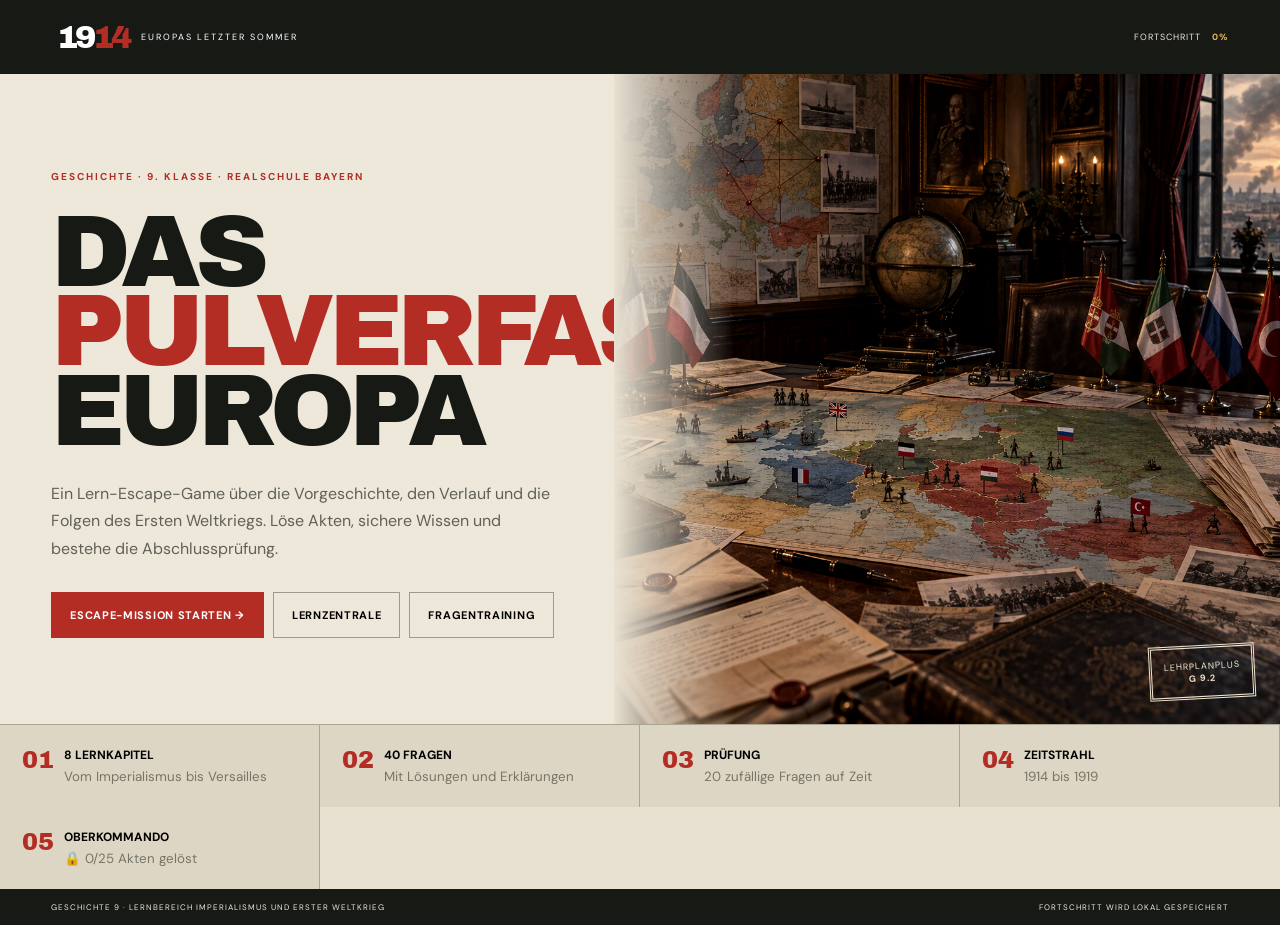
<file: index.html>
<!doctype html><html lang="de"><head><meta charset="utf-8"><meta name="viewport" content="width=device-width,initial-scale=1"><title>1914: Europas letzter Sommer</title><link rel="stylesheet" href="style.css"></head><body><div id="app"><header><button class="logo" onclick="show('home')"><b>19<span>14</span></b><small>EUROPAS LETZTER SOMMER</small></button><div class="xp">FORTSCHRITT <strong id="xp">0%</strong></div></header><main>
<section id="home" class="page active"><div class="hero"><div class="copy"><label>GESCHICHTE · 9. KLASSE · REALSCHULE BAYERN</label><h1>DAS<br><i>PULVERFASS</i><br>EUROPA</h1><p>Ein Lern-Escape-Game über die Vorgeschichte, den Verlauf und die Folgen des Ersten Weltkriegs. Löse Akten, sichere Wissen und bestehe die Abschlussprüfung.</p><div class="buttons"><button class="primary" onclick="startEscape()">ESCAPE-MISSION STARTEN →</button><button onclick="show('learn')">LERNZENTRALE</button><button onclick="startQuiz('training')">FRAGENTRAINING</button></div></div><div class="cover"><img src="assets/europa1914.png"><div class="stamp">LEHRPLANPLUS<br><b>G 9.2</b></div></div></div><div class="cards"><button onclick="show('learn')"><b>01</b><span>8 LERNKAPITEL</span><small>Vom Imperialismus bis Versailles</small></button><button onclick="startQuiz('training')"><b>02</b><span>40 FRAGEN</span><small>Mit Lösungen und Erklärungen</small></button><button onclick="startQuiz('exam')"><b>03</b><span>PRÜFUNG</span><small>20 zufällige Fragen auf Zeit</small></button><button onclick="show('timeline')"><b>04</b><span>ZEITSTRAHL</span><small>1914 bis 1919</small></button><button id="simulationCard" onclick="openSimulation()"><b>05</b><span>OBERKOMMANDO</span><small id="simulationStatus">🔒 Erst 25 Akten lösen</small></button></div></section>
<section id="learn" class="page"><nav><button onclick="show('home')">← START</button><h2>Lernzentrale</h2></nav><div id="chapters" class="chapters"></div></section>
<section id="timeline" class="page"><nav><button onclick="show('home')">← START</button><h2>Zeitstrahl</h2></nav><div class="timeline" id="tl"></div></section>
<section id="quiz" class="page"><nav><button onclick="show('home')">× BEENDEN</button><div><span id="mode"></span><b id="counter"></b></div></nav><div class="quizbox"><div class="qtop"><span id="category"></span><span id="score"></span></div><div class="qbar"><i id="qbar"></i></div><h2 id="question"></h2><div id="answers"></div><div id="explain"></div><button id="next" class="primary" onclick="nextQ()">NÄCHSTE FRAGE →</button></div></section>
<section id="escape" class="page"><nav><button onclick="show('home')">× MISSION</button><div>AKTE <b id="caseNo">1/6</b></div></nav><div class="case"><div class="scene"><img id="caseImg"><div class="caseTag" id="caseTag"></div></div><div class="casework"><label>GEHEIMAKTE</label><h2 id="caseTitle"></h2><p id="caseText"></p><div id="caseTask"></div><div id="caseFeedback"></div></div></div></section>
<section id="result" class="page result"><div><label>AUSWERTUNG</label><h1 id="resultTitle"></h1><p id="resultText"></p><div id="resultScore"></div><button class="primary" onclick="show('home')">ZUR ZENTRALE</button></div></section>
</main><footer><span>GESCHICHTE 9 · LERNBEREICH IMPERIALISMUS UND ERSTER WELTKRIEG</span><span>FORTSCHRITT WIRD LOKAL GESPEICHERT</span></footer></div><script>const QUESTIONS=[{"cat": "Pulverfass Europa", "q": "Welche Entwicklung verschärfte die Spannungen vor 1914?", "o": ["Abrüstung aller Großmächte", "Wettrüsten und Nationalismus", "Auflösung aller Kolonien", "Ein europäischer Bundesstaat"], "a": 1, "e": "Wettrüsten, Nationalismus, Imperialismus und Bündnisse erhöhten das Konfliktrisiko."}, {"cat": "Pulverfass Europa", "q": "Was bedeutet Militarismus?", "o": ["Starker Einfluss militärischer Denkweisen", "Ablehnung jeder Armee", "Herrschaft der Bauern", "Freier Welthandel"], "a": 0, "e": "Militär und militärische Werte prägten Politik und Gesellschaft stark."}, {"cat": "Bündnisse", "q": "Welche Staaten gehörten 1914 zur Triple Entente?", "o": ["Deutsches Reich, Österreich-Ungarn, Italien", "Frankreich, Russland, Großbritannien", "USA, Frankreich, Osmanisches Reich", "Russland, Serbien, Italien"], "a": 1, "e": "Die Triple Entente verband Frankreich, Russland und Großbritannien."}, {"cat": "Bündnisse", "q": "Welche Mächte bildeten zu Kriegsbeginn die Mittelmächte?", "o": ["Deutschland und Österreich-Ungarn", "Frankreich und Russland", "Großbritannien und Belgien", "Serbien und Italien"], "a": 0, "e": "Zunächst standen Deutsches Reich und Österreich-Ungarn als Mittelmächte zusammen."}, {"cat": "Bündnisse", "q": "Warum war das Bündnissystem gefährlich?", "o": ["Ein lokaler Konflikt konnte weitere Staaten hineinziehen", "Es verbot Mobilmachungen", "Es beseitigte Rivalitäten", "Es beendete das Wettrüsten"], "a": 0, "e": "Beistandserwartungen und Mobilmachungspläne konnten eine Krise ausweiten."}, {"cat": "Imperialismus", "q": "Was bezeichnet Imperialismus?", "o": ["Streben nach politischer und wirtschaftlicher Macht über andere Gebiete", "Friedliche Einigung Europas", "Abschaffung von Kolonien", "Nur den Bau von Eisenbahnen"], "a": 0, "e": "Imperialismus bezeichnet Ausdehnung von Herrschaft, Einfluss und wirtschaftlicher Kontrolle."}, {"cat": "Imperialismus", "q": "Welche Folge hatte die Konkurrenz um Kolonien?", "o": ["Weniger Spannungen", "Zusätzliche Konflikte zwischen Großmächten", "Ende des Nationalismus", "Sofortige Unabhängigkeit Afrikas"], "a": 1, "e": "Koloniale Rivalitäten verschärften das Misstrauen zwischen europäischen Mächten."}, {"cat": "Balkankrisen", "q": "Warum galt der Balkan als Krisenregion?", "o": ["Dort trafen Nationalbewegungen und Großmachtinteressen aufeinander", "Dort gab es keine Staaten", "Alle Gebiete gehörten Frankreich", "Die Region war bündnisfrei"], "a": 0, "e": "Nationalismus, der Zerfall osmanischer Herrschaft und Interessen Österreich-Ungarns sowie Russlands trafen aufeinander."}, {"cat": "Sarajevo", "q": "Wer wurde am 28. Juni 1914 in Sarajevo ermordet?", "o": ["Wilhelm II.", "Franz Ferdinand", "Nikolaus II.", "Otto von Bismarck"], "a": 1, "e": "Der österreichisch-ungarische Thronfolger Franz Ferdinand und Sophie wurden ermordet."}, {"cat": "Sarajevo", "q": "Wer war der Attentäter von Sarajevo?", "o": ["Gavrilo Princip", "Woodrow Wilson", "Georges Clemenceau", "Paul von Hindenburg"], "a": 0, "e": "Gavrilo Princip war ein bosnisch-serbischer Nationalist."}, {"cat": "Julikrise", "q": "Was war der „Blankoscheck“?", "o": ["Deutsche Unterstützung für Österreich-Ungarn", "Ein Friedensvertrag", "Ein britischer Kredit", "Die russische Kapitulation"], "a": 0, "e": "Die deutsche Führung sagte Österreich-Ungarn weitreichende Unterstützung zu."}, {"cat": "Julikrise", "q": "An welchen Staat richtete Österreich-Ungarn ein Ultimatum?", "o": ["Belgien", "Serbien", "Frankreich", "Italien"], "a": 1, "e": "Das Ultimatum an Serbien enthielt sehr weitgehende Forderungen."}, {"cat": "Julikrise", "q": "Was geschah am 28. Juli 1914?", "o": ["Österreich-Ungarn erklärte Serbien den Krieg", "Der Waffenstillstand begann", "Die USA traten ein", "Deutschland kapitulierte"], "a": 0, "e": "Damit begann aus der Julikrise ein Krieg, der sich rasch ausweitete."}, {"cat": "Kriegsbeginn", "q": "Warum marschierte Deutschland durch Belgien?", "o": ["Um Frankreich nach dem Schlieffenplan schnell anzugreifen", "Um Russland zu helfen", "Um Italien zu besetzen", "Um Belgien zu verteidigen"], "a": 0, "e": "Der Plan sah einen schnellen Angriff im Westen über das neutrale Belgien vor."}, {"cat": "Kriegsbeginn", "q": "Welche Folge hatte die Verletzung belgischer Neutralität?", "o": ["Großbritannien trat in den Krieg ein", "Russland verließ den Krieg", "Italien griff Frankreich an", "Der Krieg endete"], "a": 0, "e": "Großbritannien erklärte Deutschland am 4. August 1914 den Krieg."}, {"cat": "Kriegsverlauf", "q": "Warum scheiterte der schnelle deutsche Sieg im Westen?", "o": ["Der Vormarsch wurde an der Marne gestoppt", "Belgien wechselte die Seite", "Russland kapitulierte sofort", "Es gab keine Eisenbahnen"], "a": 0, "e": "Nach der Marneschlacht 1914 erstarrte die Westfront zunehmend."}, {"cat": "Kriegsverlauf", "q": "Was kennzeichnete den Stellungskrieg?", "o": ["Schützengräben und geringe Geländegewinne", "Nur Seeschlachten", "Kämpfe ohne Artillerie", "Schnelle tägliche Frontverschiebungen"], "a": 0, "e": "Verteidigungsanlagen, Maschinengewehre und Artillerie begünstigten die Defensive."}, {"cat": "Kriegsverlauf", "q": "Welche Schlacht wurde 1916 zum Symbol der Materialschlacht?", "o": ["Verdun", "Waterloo", "Leipzig", "Sedan 1870"], "a": 0, "e": "Verdun steht für monatelange Kämpfe und sehr hohe Verluste."}, {"cat": "Moderner Krieg", "q": "Welche Waffe wurde im Ersten Weltkrieg erstmals in großem Umfang eingesetzt?", "o": ["Giftgas", "Langbogen", "Katapult", "Armbrust"], "a": 0, "e": "Giftgas gehörte neben Maschinengewehren, schwerer Artillerie, U-Booten und Panzern zum modernen industrialisierten Krieg."}, {"cat": "Moderner Krieg", "q": "Was bedeutet „Materialschlacht“?", "o": ["Massiver Einsatz von Menschen, Munition und Technik", "Ein unblutiger Wettkampf", "Nur Kavalleriekämpfe", "Handel mit Rohstoffen"], "a": 0, "e": "Der Gegner sollte durch überlegenen Ressourcen- und Waffeneinsatz zermürbt werden."}, {"cat": "Heimatfront", "q": "Was beschreibt der Begriff Heimatfront?", "o": ["Einbindung der Zivilbevölkerung in die Kriegsanstrengung", "Eine Front nur in Bayern", "Urlaub der Soldaten", "Ein neutrales Gebiet"], "a": 0, "e": "Produktion, Versorgung, Propaganda und Entbehrungen machten den Krieg auch im Alltag spürbar."}, {"cat": "Heimatfront", "q": "Warum kam es im Deutschen Reich zu Versorgungsproblemen?", "o": ["Seeblockade, Rohstoffmangel und Arbeitskräftemangel", "Zu hohe Ernten", "Keine Mobilmachung", "Zu viel Import"], "a": 0, "e": "Die britische Blockade und die Kriegswirtschaft verschärften Lebensmittel- und Rohstoffmangel."}, {"cat": "Propaganda", "q": "Was ist ein Ziel von Kriegspropaganda?", "o": ["Meinungen lenken und Durchhaltewillen stärken", "Neutral informieren", "Alle Quellen offenlegen", "Den Gegner differenziert darstellen"], "a": 0, "e": "Propaganda vereinfacht, emotionalisiert und verfolgt eine politische Absicht."}, {"cat": "Quellenarbeit", "q": "Welche Frage gehört zur Quellenkritik?", "o": ["Wer schuf die Quelle, wann und mit welcher Absicht?", "Ist die Schrift hübsch?", "Wie teuer war das Papier?", "Passt die Quelle zur Lieblingsmeinung?"], "a": 0, "e": "Urheber, Zeit, Adressat, Quellenart, Kontext und Absicht sind zentral."}, {"cat": "1917", "q": "Warum traten die USA 1917 in den Krieg ein?", "o": ["Unter anderem wegen des uneingeschränkten U-Boot-Kriegs", "Wegen der Besetzung Washingtons", "Zur Unterstützung Österreich-Ungarns", "Wegen des Attentats von Sarajevo"], "a": 0, "e": "Der uneingeschränkte U-Boot-Krieg gefährdete auch US-Schiffe und Interessen."}, {"cat": "1917", "q": "Welche Folge hatte die Russische Revolution für den Krieg?", "o": ["Russland schied später aus dem Krieg aus", "Russland besetzte Paris", "Die USA traten aus", "Italien wurde neutral"], "a": 0, "e": "Mit dem Frieden von Brest-Litowsk 1918 endete der Krieg im Osten."}, {"cat": "Kriegsende", "q": "Was führte 1918 zum militärischen Zusammenbruch der Mittelmächte?", "o": ["Erschöpfung, Versorgungskrise und Überlegenheit der Gegner", "Ein plötzlicher Vulkanausbruch", "Nur schlechtes Wetter", "Die Auflösung Frankreichs"], "a": 0, "e": "Die Ressourcenlage, frische US-Truppen und gescheiterte Offensiven verschlechterten die Lage."}, {"cat": "Kriegsende", "q": "Wann trat der Waffenstillstand in Kraft?", "o": ["11. November 1918", "28. Juni 1914", "1. September 1939", "9. November 1918 um Mitternacht"], "a": 0, "e": "Am 11. November 1918 endeten die Kampfhandlungen an der Westfront."}, {"cat": "Kriegsende", "q": "Was geschah am 9. November 1918 im Deutschen Reich?", "o": ["Republik wurde ausgerufen, Wilhelm II. dankte ab", "Der Krieg begann", "Versailles wurde unterzeichnet", "Der Kaiser gewann neue Macht"], "a": 0, "e": "Die Novemberrevolution führte zum Ende der Monarchie."}, {"cat": "Versailles", "q": "Welche Bestimmung gehörte zum Versailler Vertrag?", "o": ["Gebietsverluste, Abrüstung und Reparationen", "Deutschland erhielt neue Kolonien", "Deutschland durfte unbegrenzt aufrüsten", "Österreich-Ungarn wurde wiederhergestellt"], "a": 0, "e": "Deutschland musste Gebiete abtreten, abrüsten und Reparationspflichten akzeptieren."}, {"cat": "Versailles", "q": "Was regelte Artikel 231 besonders?", "o": ["Verantwortung Deutschlands und seiner Verbündeten als Grundlage für Schäden", "Gründung der NATO", "Wahl des Kaisers", "Beitritt Deutschlands zum Völkerbund"], "a": 0, "e": "Der Artikel wurde in Deutschland als Kriegsschuldartikel wahrgenommen."}, {"cat": "Folgen", "q": "Warum gilt der Erste Weltkrieg als „Urkatastrophe des 20. Jahrhunderts“?", "o": ["Er schuf tiefgreifende politische und gesellschaftliche Folgewirkungen", "Er war der erste Krieg überhaupt", "Er fand nur in Europa statt", "Er dauerte 100 Jahre"], "a": 0, "e": "Millionen Tote, Revolutionen, neue Grenzen und ungelöste Konflikte prägten die weitere Geschichte."}, {"cat": "Chronologie", "q": "Welche Reihenfolge ist richtig?", "o": ["Sarajevo – Julikrise – Kriegserklärungen – Stellungskrieg", "Stellungskrieg – Sarajevo – Julikrise – Waffenstillstand", "Versailles – Sarajevo – Verdun – Julikrise", "USA-Eintritt – Sarajevo – Marne – Julikrise"], "a": 0, "e": "Attentat, diplomatische Eskalation, Kriegsausweitung und dann Stellungskrieg."}, {"cat": "Begriffe", "q": "Was bedeutet Mobilmachung?", "o": ["Armee wird für den Krieg einsatzbereit gemacht", "Friedensdemonstration", "Auflösung der Armee", "Bau ziviler Autos"], "a": 0, "e": "Reservisten, Material und Transport werden nach Plänen für den Krieg aktiviert."}, {"cat": "Begriffe", "q": "Was bedeutet Nationalismus in übersteigerter Form?", "o": ["Die eigene Nation wird anderen übergeordnet", "Interesse an regionaler Küche", "Ablehnung von Staaten", "Nur demokratische Zusammenarbeit"], "a": 0, "e": "Übersteigerter Nationalismus wertet andere Nationen ab und verschärft Konflikte."}, {"cat": "Transfer", "q": "Welche Aussage erklärt den Kriegsausbruch am besten?", "o": ["Viele langfristige Ursachen trafen auf Entscheidungen in der Julikrise", "Nur das Attentat war verantwortlich", "Der Krieg entstand zufällig ohne Vorgeschichte", "Nur ein Staat hatte keinerlei Handlungsspielraum"], "a": 0, "e": "Zwischen langfristigen Strukturen, dem Anlass und konkreten Entscheidungen muss unterschieden werden."}, {"cat": "Transfer", "q": "Was ist der Unterschied zwischen Anlass und Ursache?", "o": ["Anlass löst unmittelbar aus, Ursachen wirken längerfristig", "Es gibt keinen Unterschied", "Ursache kommt immer nach dem Ereignis", "Anlass ist immer wichtiger"], "a": 0, "e": "Sarajevo war der Anlass; Nationalismus, Bündnisse, Imperialismus und Wettrüsten waren wichtige Ursachen."}, {"cat": "Transfer", "q": "Warum ist die Frage nach Verantwortung komplex?", "o": ["Mehrere Regierungen trafen eskalierende Entscheidungen mit unterschiedlich großem Anteil", "Es existieren keine Quellen", "Alle Staaten handelten identisch", "Nur Soldaten entschieden"], "a": 0, "e": "Historische Urteile müssen Handlungsoptionen, Ziele und Entscheidungen mehrerer Akteure abwägen."}, {"cat": "Bayern", "q": "Zu welchem Staat gehörte Bayern 1914?", "o": ["Zum Deutschen Kaiserreich", "Zu Österreich-Ungarn", "Zu Frankreich", "Zum Russischen Reich"], "a": 0, "e": "Bayern war seit 1871 ein Bundesstaat im Deutschen Kaiserreich und behielt bestimmte Reservatrechte."}, {"cat": "Prüfung", "q": "Welche Antwort ist ein gutes Sachurteil?", "o": ["Eine belegte Bewertung nach nachvollziehbaren Kriterien", "Eine unbegründete Meinung", "Nur ein Datum", "Eine erfundene Geschichte"], "a": 0, "e": "Ein Sachurteil stützt sich auf Fakten, Kriterien und historische Zusammenhänge."}];</script><script src="data/escape-cases.js"></script><script src="data/quiz-info.js"></script><script src="extra_questions.js"></script><script src="game.js"></script></body></html>
</file>
<file: style.css>
@import url('https://fonts.googleapis.com/css2?family=Archivo+Black&family=DM+Sans:wght@400;600;700&display=swap');:root{--ink:#171915;--paper:#e8e1d2;--red:#b32d25;--gold:#c39a50;--muted:#777568}*{box-sizing:border-box}body{margin:0;background:#12130f;color:var(--ink);font-family:'DM Sans',Arial,sans-serif}button{font:inherit;cursor:pointer}#app{max-width:1500px;margin:auto;min-height:100vh;background:var(--paper);display:grid;grid-template-rows:74px 1fr 36px}header,footer{display:flex;align-items:center;justify-content:space-between;padding:0 4vw;background:#171915;color:#eee8d9}.logo{display:flex;align-items:center;gap:12px;background:none;border:0;color:white;text-align:left}.logo b{font:32px 'Archivo Black';letter-spacing:-3px}.logo b span{color:var(--red)}.logo small{font-size:9px;letter-spacing:2px}.xp{font-size:9px;letter-spacing:1px}.xp strong{color:#e9b759;margin-left:8px}.page{display:none;min-height:calc(100vh - 110px)}.page.active{display:block}.hero{display:grid;grid-template-columns:48% 52%;min-height:650px}.copy{padding:7vw 4vw 4vw;position:relative;background:linear-gradient(#eee8daee,#eee8daee),repeating-linear-gradient(0deg,transparent,transparent 29px,#0001 30px)}label{font-size:10px;font-weight:700;letter-spacing:2px;color:var(--red)}h1{font:clamp(62px,8vw,125px)/.78 'Archivo Black';letter-spacing:-6px;margin:28px 0}.copy h1 i{font-style:normal;color:var(--red)}.copy p{max-width:610px;line-height:1.7;color:#5f6058}.buttons{display:flex;gap:9px;flex-wrap:wrap;margin-top:30px}.buttons button,.primary{padding:15px 18px;border:1px solid #9f9b8c;background:transparent;font-size:11px;font-weight:700;letter-spacing:.7px}.primary{background:var(--red)!important;color:white;border-color:var(--red)!important}.cover{position:relative;overflow:hidden}.cover img,.scene img{width:100%;height:100%;object-fit:cover;filter:saturate(.72) contrast(1.08)}.cover:after{content:'';position:absolute;inset:0;background:linear-gradient(90deg,var(--paper),transparent 18%)}.stamp{position:absolute;z-index:2;right:25px;bottom:25px;border:3px double #efe5d0;padding:12px;color:#efe5d0;transform:rotate(-3deg);font-size:9px;text-align:center;letter-spacing:1px}.cards{display:grid;grid-template-columns:repeat(4,1fr);border-top:1px solid #aaa694}.cards button{border:0;border-right:1px solid #aaa694;background:#ded6c5;padding:22px;text-align:left;display:grid;grid-template-columns:42px 1fr}.cards b{font:24px 'Archivo Black';color:var(--red);grid-row:1/3}.cards span{font-weight:bold;font-size:12px}.cards small{color:#777568;margin-top:5px}nav{height:76px;padding:0 4vw;display:flex;align-items:center;justify-content:space-between;border-bottom:1px solid #b8b09e}nav button{border:0;background:none;font-size:10px;letter-spacing:1px}nav h2{font:28px 'Archivo Black';text-transform:uppercase}.chapters{padding:30px 4vw;display:grid;grid-template-columns:repeat(2,1fr);gap:18px}.chapter{background:#f2ecdf;border:1px solid #bdb5a3;padding:25px}.chapter h3{font:25px 'Archivo Black';margin:8px 0}.chapter p,.chapter li{font-size:13px;line-height:1.65;color:#55574f}.chapter details{border-top:1px solid #ccc3b1;padding-top:12px}.chapter summary{cursor:pointer;font-weight:bold;font-size:11px;color:var(--red)}.timeline{padding:55px 8vw;position:relative}.event{display:grid;grid-template-columns:110px 1fr;border-left:3px solid var(--red);padding:0 0 35px 30px}.event b{font:24px 'Archivo Black';color:var(--red)}.event h3{margin:2px 0 7px}.event p{margin:0;color:#62645b;line-height:1.6}.quizbox{max-width:850px;margin:60px auto;padding:0 25px}.qtop{display:flex;justify-content:space-between;color:var(--red);font-size:10px;font-weight:700;letter-spacing:1px}.qbar{height:3px;background:#c9c0af;margin:14px 0 45px}.qbar i{display:block;height:100%;background:var(--red)}.quizbox h2{font:35px/1.18 'Archivo Black'}.answer{width:100%;text-align:left;padding:16px;margin:8px 0;background:#eee7d8;border:1px solid #aaa391;font-weight:600}.answer:hover{border-color:var(--red)}.answer.correct{background:#d9e2c6;border-color:#607c36}.answer.wrong{background:#ead0c9;border-color:var(--red)}#explain{min-height:60px;padding:15px 0;color:#595b52;line-height:1.5}#next{display:none}.case{display:grid;grid-template-columns:55% 45%;min-height:650px}.scene{position:relative;min-height:600px}.caseTag{position:absolute;top:20px;left:20px;background:#b32d25;color:white;padding:9px;font-size:10px;letter-spacing:1px}.casework{padding:7vw 5vw}.casework h2{font:42px/1 'Archivo Black';margin:17px 0}.casework p{color:#5d5f56;line-height:1.7}.caseOpt{display:block;width:100%;padding:14px;margin:8px 0;background:transparent;border:1px solid #9e9787;text-align:left}.caseOpt:hover{border-color:var(--red)}#caseFeedback{color:var(--red);font-weight:bold;margin-top:18px}.result{display:none!important;place-items:center;text-align:center}.result.active{display:grid!important}.result h1{font-size:80px}.result p{color:#66685f}.resultScore{font:30px 'Archivo Black';color:var(--red)}footer{font-size:8px;letter-spacing:1px}@media(max-width:800px){.hero,.case{grid-template-columns:1fr}.cover{height:390px;grid-row:1}.copy{grid-row:2}.cards,.chapters{grid-template-columns:1fr}.casework{padding:40px 25px}.result h1{font-size:55px}.event{grid-template-columns:1fr}footer span:last-child{display:none}}
#simulationCard{position:relative}#simulationCard.unlocked{background:#d8dfc5}#simulationCard.unlocked b{color:#5d742d}.caseOpt:disabled{opacity:.65}
</file>
<file: simulation.css>
@import url('https://fonts.googleapis.com/css2?family=Archivo+Black&family=DM+Sans:wght@400;600;700&display=swap');:root{--ink:#151712;--paper:#e7dfce;--red:#a82d24;--gold:#c49b52;--green:#63733d}*{box-sizing:border-box}body{margin:0;background:#0f110e;color:#ece6d8;font-family:'DM Sans',Arial}button{font:inherit;cursor:pointer}#sim{max-width:1600px;margin:auto;min-height:100vh;display:grid;grid-template-rows:70px 1fr auto 38px;background:#171a15}header,footer{display:flex;align-items:center;justify-content:space-between;padding:0 28px;border-bottom:1px solid #4b4a40}header button,footer button{background:none;border:0;color:#aaa594;font-size:10px;letter-spacing:1px}header>div:nth-child(2){text-align:center}header b{font-family:'Archivo Black';letter-spacing:1px}header small{display:block;color:#9b342d;font-size:8px;letter-spacing:2px}.date{font-family:'Archivo Black';color:#d4aa5b}main{display:grid;grid-template-columns:1.35fr .65fr;min-height:620px}.map{position:relative;overflow:hidden;background:#222}.map>img{width:100%;height:100%;object-fit:cover;filter:saturate(.55) contrast(1.08) brightness(.75)}.map:after{content:'';position:absolute;inset:0;background:linear-gradient(90deg,transparent,#11150fc9)}.front{position:absolute;z-index:3;padding:8px 11px;background:#171a15e8;border-left:3px solid var(--red);font-size:9px;letter-spacing:1px;box-shadow:0 6px 18px #0008}.front b{display:block;font:22px 'Archivo Black';color:#e6d6b9}.f1{left:23%;top:43%}.f2{right:15%;top:34%}.f3{left:41%;bottom:17%;border-color:var(--gold)}.supplyline{position:absolute;z-index:2;height:3px;background:repeating-linear-gradient(90deg,#d3a54e 0 8px,transparent 8px 14px);transform-origin:left}.l1{width:28%;left:44%;top:59%;transform:rotate(-155deg)}.l2{width:31%;left:49%;top:57%;transform:rotate(-28deg)}.overlay{position:absolute;z-index:4;left:25px;bottom:25px;background:#121410e8;padding:12px 17px;border:1px solid #5b594b}.overlay span{display:block;font-size:8px;letter-spacing:2px;color:#a9a28f}.overlay strong{font-family:'Archivo Black';color:#d6ae63}aside{background:var(--paper);color:var(--ink);border-left:1px solid #6d685b;display:flex;flex-direction:column}.tabs{display:grid;grid-template-columns:repeat(3,1fr);border-bottom:1px solid #aaa18e}.tabs button{border:0;border-right:1px solid #aaa18e;background:transparent;padding:16px;font-size:9px;font-weight:700}.tabs button.active{background:var(--red);color:white}.panel{display:none;padding:28px;overflow:auto}.panel.active{display:block}.headline label{color:var(--red);font-size:9px;font-weight:bold;letter-spacing:2px}.headline h1,.panel h2{font:30px/1.05 'Archivo Black';text-transform:uppercase}.headline p,.panel p{font-size:13px;line-height:1.65;color:#5d5d54}.choice{display:block;width:100%;margin:8px 0;padding:13px;text-align:left;background:#eee6d6;border:1px solid #a69e8c;font-size:11px;font-weight:600}.choice:hover{border-color:var(--red);transform:translateX(2px)}#outcome{padding-top:15px;color:var(--red);font-size:12px;font-weight:bold;min-height:55px}.stats{display:grid;grid-template-columns:repeat(8,1fr);border-top:1px solid #48483e;background:#12140f}.stat{padding:13px;border-right:1px solid #404037}.stat span{display:block;color:#878576;font-size:7px;letter-spacing:1px}.stat b{font:21px 'Archivo Black'}.stat i{display:block;height:2px;background:#393b32;margin-top:7px}.stat u{display:block;height:100%;background:var(--gold);transition:.4s}.allocrow{margin:18px 0}.allocrow label{display:flex;justify-content:space-between;font-size:10px;font-weight:bold}.allocrow input{width:100%;accent-color:var(--red)}.confirm{width:100%;padding:13px;background:var(--red);color:white;border:0;font-weight:bold}.logitem{border-bottom:1px solid #bcb3a1;padding:12px 0}.logitem b{font-size:10px;color:var(--red)}.logitem p{margin:4px 0;font-size:11px}footer{border-top:1px solid #49493f;border-bottom:0;font-size:8px;letter-spacing:1px}.end{display:none;position:fixed;inset:0;background:#10120fed;z-index:10;place-items:center;text-align:center}.end.show{display:grid}.end>div{max-width:650px;padding:45px}.end label{color:#d1a655;letter-spacing:2px}.end h1{font:55px/1 'Archivo Black';margin:20px 0}.end p{color:#aaa696;line-height:1.6}.end button{padding:13px;margin:8px;background:var(--red);border:0;color:white;font-weight:bold}@media(max-width:900px){main{grid-template-columns:1fr}.map{height:480px}.stats{grid-template-columns:repeat(4,1fr)}aside{min-height:550px}}@media(max-width:520px){.map{height:360px}.stats{grid-template-columns:repeat(2,1fr)}header>div:nth-child(2){display:none}}
</file>
